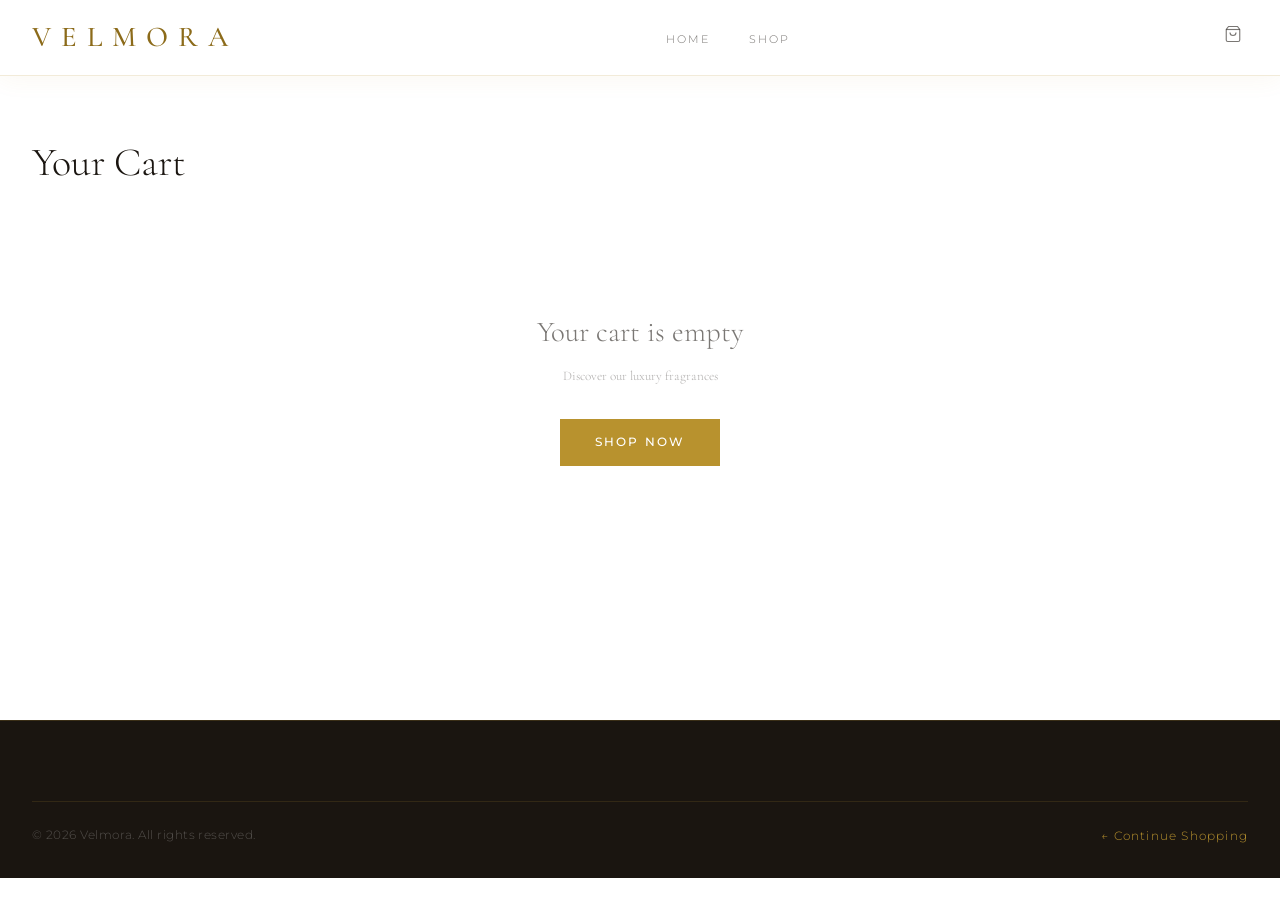
<file: cart.html>
<!DOCTYPE html>
<html lang="en">
<head>
  <meta charset="UTF-8" />
  <meta name="viewport" content="width=device-width, initial-scale=1.0" />
  <title>Cart — Velmora</title>
  <link rel="preconnect" href="https://fonts.googleapis.com" />
  <link href="https://fonts.googleapis.com/css2?family=Cormorant+Garamond:ital,wght@0,300;0,400;0,500;0,600;1,300;1,400&family=Montserrat:wght@300;400;500;600&display=swap" rel="stylesheet" />
  <link rel="stylesheet" href="css/style.css" />
</head>
<body>

  <!-- NAVBAR -->
  <nav class="navbar scrolled" id="navbar">
    <div class="nav-inner">
      <a href="/" class="nav-logo">VELMORA</a>
      <ul class="nav-links">
        <li><a href="/">Home</a></li>
        <li><a href="/shop/">Shop</a></li>
      </ul>
      <div class="nav-actions">
        <a href="cart/" class="icon-btn cart-btn">
          <svg width="18" height="18" viewBox="0 0 24 24" fill="none" stroke="currentColor" stroke-width="1.5"><path d="M6 2 3 6v14a2 2 0 0 0 2 2h14a2 2 0 0 0 2-2V6l-3-4z"/><line x1="3" y1="6" x2="21" y2="6"/><path d="M16 10a4 4 0 0 1-8 0"/></svg>
          <span class="cart-count" id="cartCount">0</span>
        </a>
      </div>
    </div>
  </nav>

  <!-- CART PAGE -->
  <section class="cart-page">
    <div class="container">
      <h1 class="cart-title">Your Cart</h1>
      <div class="cart-grid" id="cartContainer">
        <!-- Injected by JS -->
      </div>
    </div>
  </section>

  <!-- FOOTER -->
  <footer class="footer">
    <div class="container">
      <div class="footer-bottom">
        <p>© 2026 Velmora. All rights reserved.</p>
        <a href="/shop/" style="color:var(--gold);font-size:0.75rem;letter-spacing:0.1em;">← Continue Shopping</a>
      </div>
    </div>
  </footer>

  <script src="js/data.js"></script>
  <script src="js/cart.js"></script>
  <script src="js/cartpage.js"></script>
</body>
</html>
</file>
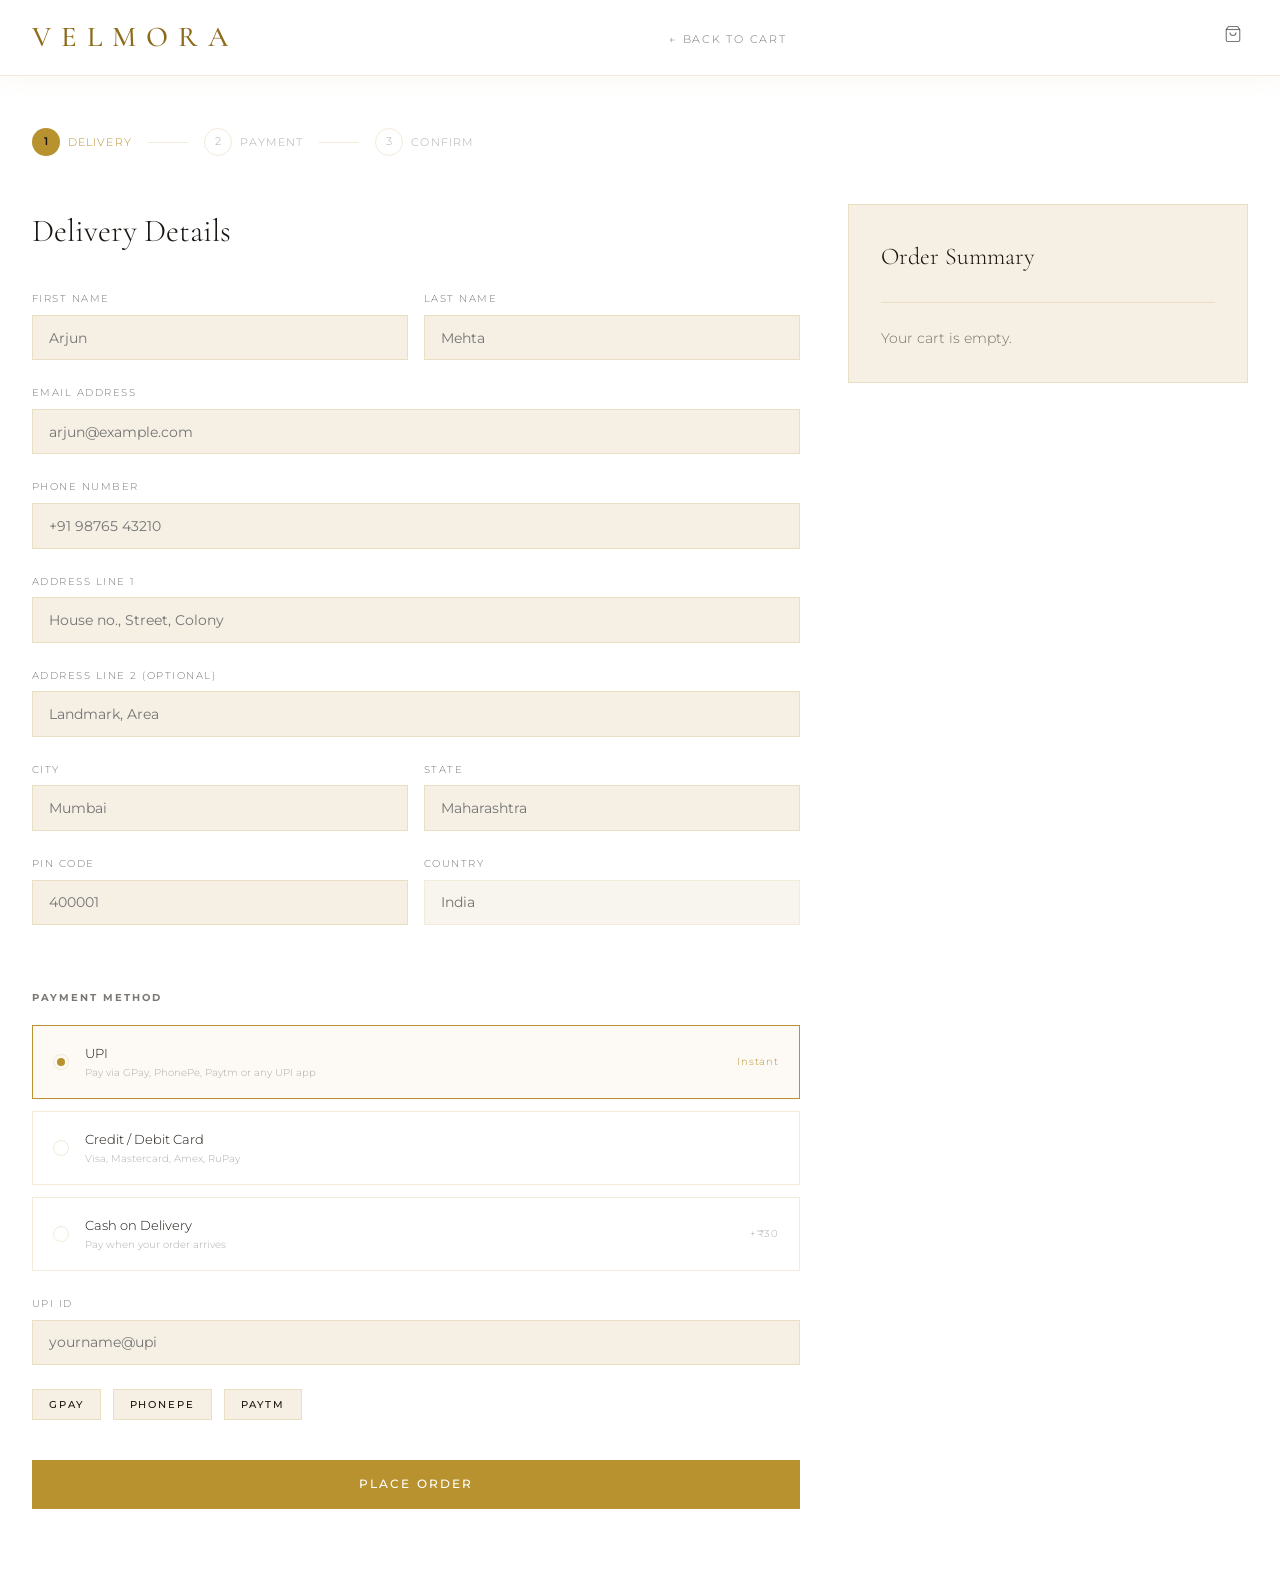
<file: checkout.html>
<!DOCTYPE html>
<html lang="en">
<head>
  <meta charset="UTF-8" />
  <meta name="viewport" content="width=device-width, initial-scale=1.0" />
  <title>Checkout — Velmora</title>
  <link rel="preconnect" href="https://fonts.googleapis.com" />
  <link href="https://fonts.googleapis.com/css2?family=Cormorant+Garamond:ital,wght@0,300;0,400;0,500;0,600;1,300;1,400&family=Montserrat:wght@300;400;500;600&display=swap" rel="stylesheet" />
  <link rel="stylesheet" href="css/style.css" />
</head>
<body>

  <!-- NAVBAR -->
  <nav class="navbar scrolled">
    <div class="nav-inner">
      <a href="/" class="nav-logo">VELMORA</a>
      <ul class="nav-links">
        <li><a href="/cart/">← Back to Cart</a></li>
      </ul>
      <div class="nav-actions">
        <a href="cart/" class="icon-btn cart-btn">
          <svg width="18" height="18" viewBox="0 0 24 24" fill="none" stroke="currentColor" stroke-width="1.5"><path d="M6 2 3 6v14a2 2 0 0 0 2 2h14a2 2 0 0 0 2-2V6l-3-4z"/><line x1="3" y1="6" x2="21" y2="6"/><path d="M16 10a4 4 0 0 1-8 0"/></svg>
          <span class="cart-count" id="cartCount">0</span>
        </a>
      </div>
    </div>
  </nav>

  <!-- CHECKOUT -->
  <section class="checkout-page">
    <div class="container">

      <!-- STEPS -->
      <div style="display:flex;align-items:center;gap:1rem;margin-bottom:3rem;flex-wrap:wrap;">
        <div style="display:flex;align-items:center;gap:0.5rem;">
          <div style="width:28px;height:28px;border-radius:50%;background:var(--gold);display:flex;align-items:center;justify-content:center;font-size:0.7rem;color:var(--black);font-weight:600;">1</div>
          <span style="font-size:0.68rem;letter-spacing:0.1em;text-transform:uppercase;color:var(--gold)">Delivery</span>
        </div>
        <div style="width:40px;height:1px;background:var(--border);"></div>
        <div style="display:flex;align-items:center;gap:0.5rem;">
          <div style="width:28px;height:28px;border-radius:50%;border:1px solid var(--border);display:flex;align-items:center;justify-content:center;font-size:0.7rem;color:var(--text-dim)">2</div>
          <span style="font-size:0.68rem;letter-spacing:0.1em;text-transform:uppercase;color:var(--text-dim)">Payment</span>
        </div>
        <div style="width:40px;height:1px;background:var(--border);"></div>
        <div style="display:flex;align-items:center;gap:0.5rem;">
          <div style="width:28px;height:28px;border-radius:50%;border:1px solid var(--border);display:flex;align-items:center;justify-content:center;font-size:0.7rem;color:var(--text-dim)">3</div>
          <span style="font-size:0.68rem;letter-spacing:0.1em;text-transform:uppercase;color:var(--text-dim)">Confirm</span>
        </div>
      </div>

      <div class="checkout-grid">

        <!-- FORM SECTION -->
        <div class="checkout-form-section">
          <h2>Delivery Details</h2>

          <div class="form-row">
            <div class="form-group">
              <label>First Name</label>
              <input type="text" id="firstName" placeholder="Arjun" required />
            </div>
            <div class="form-group">
              <label>Last Name</label>
              <input type="text" id="lastName" placeholder="Mehta" required />
            </div>
          </div>

          <div class="form-group">
            <label>Email Address</label>
            <input type="email" id="email" placeholder="arjun@example.com" required />
          </div>

          <div class="form-group">
            <label>Phone Number</label>
            <input type="tel" id="phone" placeholder="+91 98765 43210" required />
          </div>

          <div class="form-group">
            <label>Address Line 1</label>
            <input type="text" id="address1" placeholder="House no., Street, Colony" required />
          </div>

          <div class="form-group">
            <label>Address Line 2 (Optional)</label>
            <input type="text" id="address2" placeholder="Landmark, Area" />
          </div>

          <div class="form-row">
            <div class="form-group">
              <label>City</label>
              <input type="text" id="city" placeholder="Mumbai" required />
            </div>
            <div class="form-group">
              <label>State</label>
              <input type="text" id="state" placeholder="Maharashtra" required />
            </div>
          </div>

          <div class="form-row">
            <div class="form-group">
              <label>PIN Code</label>
              <input type="text" id="pincode" placeholder="400001" required maxlength="6" />
            </div>
            <div class="form-group">
              <label>Country</label>
              <input type="text" value="India" readonly style="opacity:0.6;cursor:not-allowed" />
            </div>
          </div>

          <!-- PAYMENT -->
          <div class="payment-section">
            <h3>Payment Method</h3>
            <div class="payment-options">

              <div class="payment-option selected" id="pay-upi" onclick="selectPayment('upi')">
                <div class="radio-visual"></div>
                <input type="radio" name="payment" value="upi" checked />
                <div class="payment-option-label">
                  UPI
                  <small>Pay via GPay, PhonePe, Paytm or any UPI app</small>
                </div>
                <span style="font-size:0.65rem;color:var(--gold);margin-left:auto;letter-spacing:0.08em">Instant</span>
              </div>

              <div class="payment-option" id="pay-card" onclick="selectPayment('card')">
                <div class="radio-visual"></div>
                <input type="radio" name="payment" value="card" />
                <div class="payment-option-label">
                  Credit / Debit Card
                  <small>Visa, Mastercard, Amex, RuPay</small>
                </div>
              </div>

              <div class="payment-option" id="pay-cod" onclick="selectPayment('cod')">
                <div class="radio-visual"></div>
                <input type="radio" name="payment" value="cod" />
                <div class="payment-option-label">
                  Cash on Delivery
                  <small>Pay when your order arrives</small>
                </div>
                <span style="font-size:0.65rem;color:var(--text-dim);margin-left:auto;letter-spacing:0.08em">+₹30</span>
              </div>

            </div>

            <!-- Card fields (shown when card selected) -->
            <div id="cardFields" style="display:none;margin-top:1.5rem;">
              <div class="form-group">
                <label>Card Number</label>
                <input type="text" placeholder="1234 5678 9012 3456" maxlength="19" id="cardNumber"
                  oninput="formatCard(this)" />
              </div>
              <div class="form-row">
                <div class="form-group">
                  <label>Expiry (MM/YY)</label>
                  <input type="text" placeholder="12/26" maxlength="5" />
                </div>
                <div class="form-group">
                  <label>CVV</label>
                  <input type="password" placeholder="•••" maxlength="4" />
                </div>
              </div>
              <div class="form-group">
                <label>Name on Card</label>
                <input type="text" placeholder="ARJUN MEHTA" />
              </div>
            </div>

            <!-- UPI field -->
            <div id="upiField" style="margin-top:1.5rem;">
              <div class="form-group">
                <label>UPI ID</label>
                <input type="text" placeholder="yourname@upi" id="upiId" />
              </div>
              <div style="display:flex;gap:0.75rem;margin-top:0.75rem;flex-wrap:wrap;">
                <button class="btn btn--dark" style="padding:0.5rem 1rem;font-size:0.65rem" onclick="selectUpiApp('gpay')">GPay</button>
                <button class="btn btn--dark" style="padding:0.5rem 1rem;font-size:0.65rem" onclick="selectUpiApp('phonepe')">PhonePe</button>
                <button class="btn btn--dark" style="padding:0.5rem 1rem;font-size:0.65rem" onclick="selectUpiApp('paytm')">Paytm</button>
              </div>
            </div>

          </div>

          <button class="btn btn--gold" style="width:100%;margin-top:2.5rem;padding:1.1rem;" onclick="placeOrder()">
            Place Order
          </button>
        </div>

        <!-- ORDER SUMMARY -->
        <div class="checkout-summary">
          <h3 style="font-family:var(--font-serif);font-size:1.5rem;font-weight:300;margin-bottom:1.5rem;padding-bottom:1.5rem;border-bottom:1px solid var(--border)">Order Summary</h3>
          <div id="checkoutItems"></div>
          <div id="checkoutTotals"></div>
        </div>

      </div>
    </div>
  </section>

  <!-- SUCCESS MODAL -->
  <div id="successModal" style="display:none;position:fixed;inset:0;background:rgba(0,0,0,0.9);z-index:9999;display:none;align-items:center;justify-content:center;">
    <div style="background:var(--black-soft);border:1px solid var(--gold);padding:3rem;max-width:480px;width:90%;text-align:center;">
      <div style="font-size:2rem;color:var(--gold);margin-bottom:1rem;">✦</div>
      <h2 style="font-family:var(--font-serif);font-size:2rem;font-weight:300;margin-bottom:0.75rem">Order Placed!</h2>
      <p style="color:var(--text-muted);font-size:0.85rem;margin-bottom:2rem">Thank you for your order. You will receive a confirmation shortly.</p>
      <div style="background:var(--black-mid);border:1px solid var(--border);padding:1rem;margin-bottom:2rem;">
        <p style="font-size:0.65rem;letter-spacing:0.15em;text-transform:uppercase;color:var(--text-dim);margin-bottom:0.3rem">Order ID</p>
        <p style="font-family:var(--font-serif);font-size:1.3rem;color:var(--gold)" id="orderId">#VLM-000000</p>
      </div>
      <a href="shop/" class="btn btn--gold" style="width:100%">Continue Shopping</a>
    </div>
  </div>

  <script src="js/data.js"></script>
  <script src="js/cart.js"></script>
  <script src="js/checkout.js"></script>
</body>
</html>
</file>
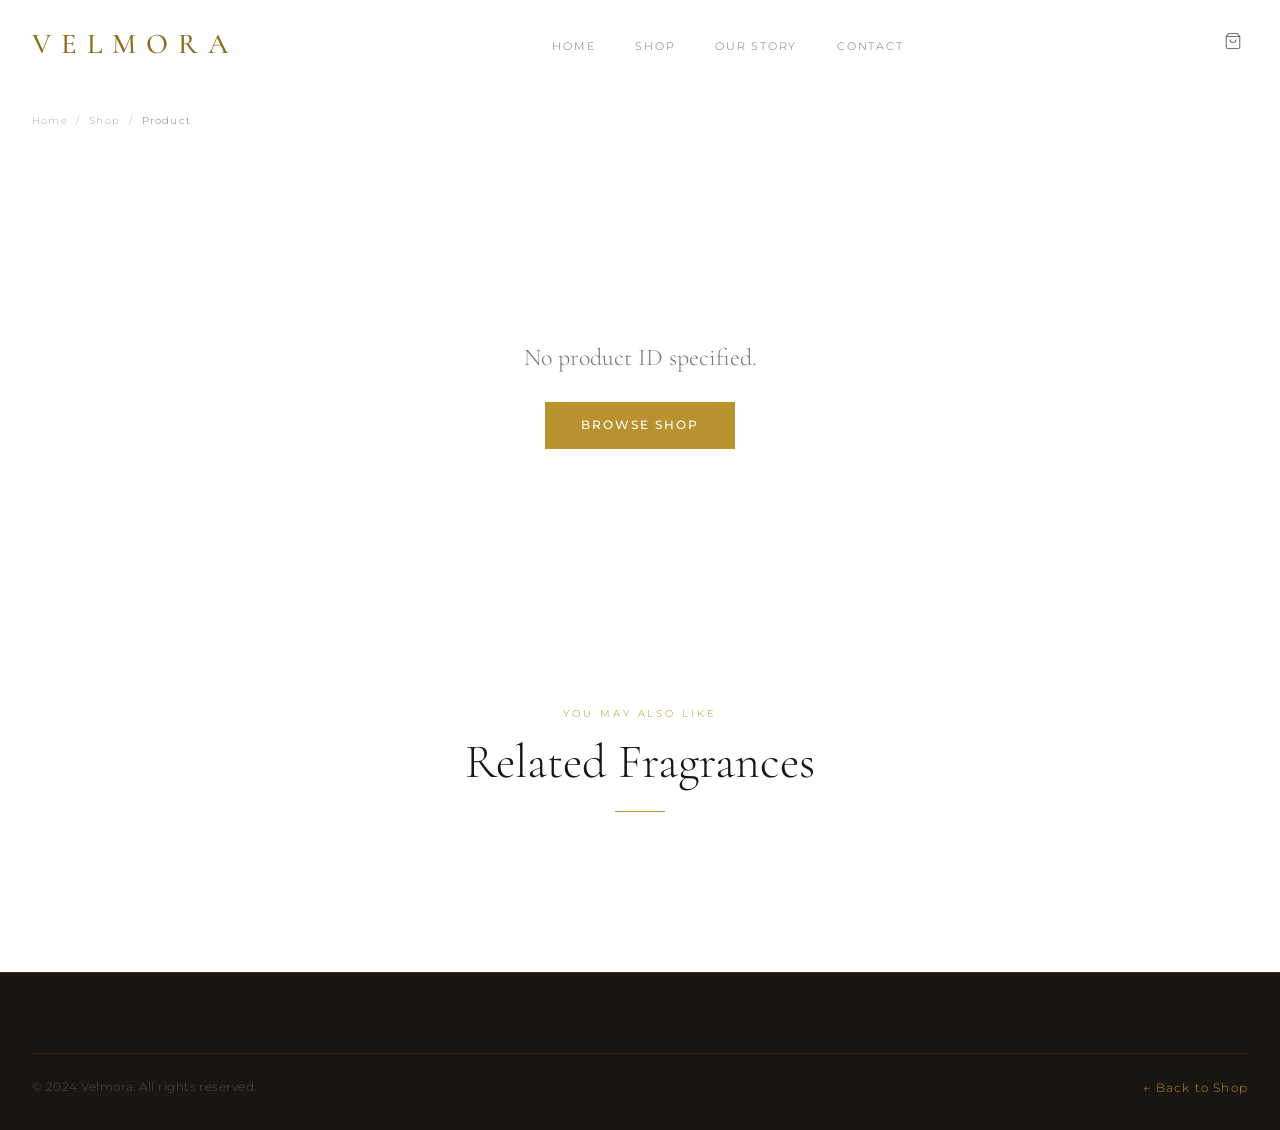
<file: product.html>
<!DOCTYPE html>
<html lang="en">
<head>
  <meta charset="UTF-8" />
  <meta name="viewport" content="width=device-width, initial-scale=1.0" />
  <title>Product — Velmora</title>
  <link rel="preconnect" href="https://fonts.googleapis.com" />
  <link href="https://fonts.googleapis.com/css2?family=Cormorant+Garamond:ital,wght@0,300;0,400;0,500;0,600;1,300;1,400&family=Montserrat:wght@300;400;500;600&display=swap" rel="stylesheet" />
  <link rel="stylesheet" href="css/style.css" />
</head>
<body>

  <!-- NAVBAR -->
  <nav class="navbar scrolled" id="navbar">
    <div class="nav-inner">
      <a href="/" class="nav-logo">VELMORA</a>
      <ul class="nav-links">
        <li><a href="/">Home</a></li>
        <li><a href="/shop/">Shop</a></li>
        <li><a href="index.html#about">Our Story</a></li>
        <li><a href="index.html#contact">Contact</a></li>
      </ul>
      <div class="nav-actions">
        <a href="/cart/" class="icon-btn cart-btn">
          <svg width="18" height="18" viewBox="0 0 24 24" fill="none" stroke="currentColor" stroke-width="1.5"><path d="M6 2 3 6v14a2 2 0 0 0 2 2h14a2 2 0 0 0 2-2V6l-3-4z"/><line x1="3" y1="6" x2="21" y2="6"/><path d="M16 10a4 4 0 0 1-8 0"/></svg>
          <span class="cart-count" id="cartCount">0</span>
        </a>
        <button class="hamburger" id="hamburger"><span></span><span></span><span></span></button>
      </div>
    </div>
  </nav>
  <div class="mobile-menu" id="mobileMenu">
    <ul>
      <li><a href="/">Home</a></li>
      <li><a href="shop/">Shop</a></li>
    </ul>
  </div>

  <!-- BREADCRUMB -->
  <div style="padding:7rem 0 0; background:var(--black);">
    <div class="container">
      <p style="font-size:0.65rem;letter-spacing:0.12em;color:var(--text-dim);">
        <a href="/" style="color:var(--text-dim);transition:color 0.2s;" onmouseover="this.style.color='var(--gold)'" onmouseout="this.style.color='var(--text-dim)'">Home</a>
        &nbsp;/&nbsp;
        <a href="shop/" style="color:var(--text-dim);transition:color 0.2s;" onmouseover="this.style.color='var(--gold)'" onmouseout="this.style.color='var(--text-dim)'">Shop</a>
        &nbsp;/&nbsp;
        <span id="breadcrumbName" style="color:var(--text-muted);">Product</span>
      </p>
    </div>
  </div>

  <!-- PRODUCT DETAIL -->
  <section class="product-page">
    <div class="container">
      <div class="product-page-grid" id="productPageGrid">
        <!-- Injected by JS -->
        <div style="text-align:center;padding:5rem;grid-column:1/-1;color:var(--text-muted);">Loading...</div>
      </div>
    </div>
  </section>

  <!-- RELATED PRODUCTS -->
  <section class="section" style="background:var(--black-soft);">
    <div class="container">
      <div class="section-header">
        <p class="section-eyebrow">You May Also Like</p>
        <h2 class="section-title">Related Fragrances</h2>
        <div class="gold-divider"></div>
      </div>
      <div class="product-grid" id="relatedGrid"></div>
    </div>
  </section>

  <!-- FOOTER -->
  <footer class="footer">
    <div class="container">
      <div class="footer-bottom">
        <p>© 2024 Velmora. All rights reserved.</p>
        <a href="shop/" style="color:var(--gold);font-size:0.75rem;letter-spacing:0.1em;">← Back to Shop</a>
      </div>
    </div>
  </footer>

  <script src="js/data.js"></script>
  <script src="js/cart.js"></script>
  <script src="js/main.js"></script>
  <script src="js/product.js"></script>
</body>
</html>
</file>
<file: css/style.css>
/* =====================================================
   VELMORA — Luxury Perfume CSS  (Light Edition)
   ===================================================== */

/* ----- CSS Variables ----- */
:root {
  --white:        #ffffff;
  --white-soft:   #fdfaf6;
  --white-mid:    #faf6ef;
  --beige:        #f5efe4;
  --beige-mid:    #ede4d4;
  --beige-dark:   #ddd0ba;
  --charcoal:     #2c2c2c;
  --ink:          #1a1510;
  --ink-soft:     #2e2720;
  --gold:         #b8922e;
  --gold-light:   #d4a84a;
  --gold-dark:    #8c6b1a;
  --gold-glow:    rgba(184,146,46,0.12);
  --text-primary: #1a1510;
  --text-muted:   rgba(26,21,16,0.58);
  --text-dim:     rgba(26,21,16,0.35);
  --border:       rgba(184,146,46,0.18);
  --border-hover: rgba(184,146,46,0.45);
  --font-serif:   'Cormorant Garamond', Georgia, serif;
  --font-sans:    'Montserrat', sans-serif;
  --transition:   0.35s cubic-bezier(0.4, 0, 0.2, 1);
  --radius:       4px;
  --radius-lg:    8px;
}

/* ----- Reset ----- */
*, *::before, *::after { box-sizing: border-box; margin: 0; padding: 0; }
html { scroll-behavior: smooth; font-size: 16px; }
body {
  background: var(--white);
  color: var(--text-primary);
  font-family: var(--font-sans);
  font-weight: 300;
  line-height: 1.7;
  overflow-x: hidden;
}
a { text-decoration: none; color: inherit; }
ul { list-style: none; }
img { max-width: 100%; display: block; }
input, button, textarea, select { font-family: inherit; }

/* ----- Container ----- */
.container {
  max-width: 1280px;
  margin: 0 auto;
  padding: 0 2rem;
}

/* =====================================================
   BUTTONS
   ===================================================== */
.btn {
  display: inline-flex;
  align-items: center;
  justify-content: center;
  gap: 0.5rem;
  padding: 0.85rem 2.2rem;
  font-family: var(--font-sans);
  font-size: 0.72rem;
  font-weight: 500;
  letter-spacing: 0.18em;
  text-transform: uppercase;
  border: none;
  cursor: pointer;
  transition: var(--transition);
  position: relative;
  overflow: hidden;
}
.btn::after {
  content: '';
  position: absolute;
  inset: 0;
  background: rgba(0,0,0,0.04);
  opacity: 0;
  transition: opacity 0.2s;
}
.btn:hover::after { opacity: 1; }

.btn--gold {
  background: var(--gold);
  color: var(--white);
}
.btn--gold:hover {
  background: var(--gold-light);
  transform: translateY(-1px);
  box-shadow: 0 8px 30px rgba(184,146,46,0.25);
}

.btn--outline {
  background: transparent;
  color: var(--ink);
  border: 1px solid rgba(26,21,16,0.3);
}
.btn--outline:hover {
  border-color: var(--gold);
  color: var(--gold);
  transform: translateY(-1px);
}

.btn--dark {
  background: var(--beige);
  color: var(--ink);
  border: 1px solid var(--border);
}
.btn--dark:hover {
  border-color: var(--gold);
  color: var(--gold-dark);
}

/* =====================================================
   NAVBAR
   ===================================================== */
.navbar {
  position: fixed;
  top: 0;
  left: 0;
  right: 0;
  z-index: 1000;
  padding: 1.25rem 0;
  background: transparent;
  transition: background 0.4s, padding 0.4s, backdrop-filter 0.4s;
}
.navbar.scrolled {
  background: rgba(255, 255, 255, 0.96);
  backdrop-filter: blur(12px);
  padding: 0.8rem 0;
  border-bottom: 1px solid var(--border);
  box-shadow: 0 2px 24px rgba(184,146,46,0.07);
}
.nav-inner {
  max-width: 1280px;
  margin: 0 auto;
  padding: 0 2rem;
  display: flex;
  align-items: center;
  justify-content: space-between;
  gap: 2rem;
}
.nav-logo {
  font-family: var(--font-serif);
  font-size: 1.8rem;
  font-weight: 500;
  letter-spacing: 0.35em;
  color: var(--gold-dark);
  flex-shrink: 0;
}
.nav-links {
  display: flex;
  align-items: center;
  gap: 2.5rem;
}
.nav-links a {
  font-size: 0.68rem;
  letter-spacing: 0.16em;
  text-transform: uppercase;
  color: var(--text-muted);
  transition: color var(--transition);
  position: relative;
}
.nav-links a::after {
  content: '';
  position: absolute;
  bottom: -3px;
  left: 0;
  width: 0;
  height: 1px;
  background: var(--gold);
  transition: width var(--transition);
}
.nav-links a:hover,
.nav-links a.active {
  color: var(--ink);
}
.nav-links a:hover::after,
.nav-links a.active::after { width: 100%; }

.nav-actions {
  display: flex;
  align-items: center;
  gap: 0.75rem;
}
.icon-btn {
  background: none;
  border: none;
  color: var(--text-muted);
  cursor: pointer;
  padding: 0.4rem;
  transition: color var(--transition);
  position: relative;
}
.icon-btn:hover { color: var(--gold); }
.cart-count {
  position: absolute;
  top: -2px;
  right: -4px;
  background: var(--gold);
  color: var(--white);
  font-size: 0.6rem;
  font-weight: 600;
  width: 16px;
  height: 16px;
  border-radius: 50%;
  display: flex;
  align-items: center;
  justify-content: center;
  line-height: 1;
}

.hamburger {
  display: none;
  flex-direction: column;
  gap: 5px;
  background: none;
  border: none;
  cursor: pointer;
  padding: 0.3rem;
}
.hamburger span {
  display: block;
  width: 22px;
  height: 1px;
  background: var(--text-muted);
  transition: var(--transition);
}
.hamburger.open span:nth-child(1) { transform: translateY(6px) rotate(45deg); background: var(--gold); }
.hamburger.open span:nth-child(2) { opacity: 0; }
.hamburger.open span:nth-child(3) { transform: translateY(-6px) rotate(-45deg); background: var(--gold); }

/* Search Bar */
.search-bar {
  max-width: 1280px;
  margin: 0 auto;
  padding: 0 2rem;
  display: none;
  align-items: center;
  gap: 0.75rem;
  padding-top: 0.75rem;
  padding-bottom: 0.5rem;
  border-top: 1px solid var(--border);
  animation: fadeDown 0.2s ease;
}
.search-bar.open { display: flex; }
.search-bar input {
  flex: 1;
  background: var(--beige);
  border: 1px solid var(--border);
  color: var(--ink);
  padding: 0.6rem 1rem;
  font-size: 0.85rem;
  letter-spacing: 0.05em;
  outline: none;
  transition: border-color var(--transition);
}
.search-bar input:focus { border-color: var(--gold); }
.search-bar button {
  background: var(--gold);
  color: var(--white);
  border: none;
  padding: 0.6rem 1.2rem;
  font-size: 0.68rem;
  letter-spacing: 0.14em;
  text-transform: uppercase;
  font-weight: 500;
  cursor: pointer;
  transition: background var(--transition);
}
.search-bar button:hover { background: var(--gold-light); }

/* Mobile Menu */
.mobile-menu {
  display: none;
  position: fixed;
  top: 0;
  left: 0;
  right: 0;
  bottom: 0;
  background: var(--white);
  z-index: 999;
  flex-direction: column;
  align-items: center;
  justify-content: center;
  gap: 0;
}
.mobile-menu.open { display: flex; }
.mobile-menu ul {
  display: flex;
  flex-direction: column;
  align-items: center;
  gap: 2rem;
}
.mobile-menu a {
  font-family: var(--font-serif);
  font-size: 2rem;
  font-weight: 300;
  color: var(--text-muted);
  transition: color var(--transition);
}
.mobile-menu a:hover { color: var(--gold); }

/* =====================================================
   HERO
   ===================================================== */
.hero {
  position: relative;
  min-height: 100vh;
  display: flex;
  align-items: center;
  justify-content: center;
  overflow: hidden;
}
.hero-bg {
  position: absolute;
  inset: 0;
  background:
    radial-gradient(ellipse at 70% 40%, rgba(184,146,46,0.10) 0%, transparent 55%),
    radial-gradient(ellipse at 25% 75%, rgba(184,146,46,0.07) 0%, transparent 50%),
    radial-gradient(ellipse at 50% 50%, rgba(245,239,228,0.5) 0%, transparent 70%),
    linear-gradient(180deg, #ffffff 0%, #faf6ef 50%, #f5efe4 100%);
}
.hero-overlay {
  position: absolute;
  inset: 0;
  background: url("data:image/svg+xml,%3Csvg width='60' height='60' viewBox='0 0 60 60' xmlns='http://www.w3.org/2000/svg'%3E%3Cg fill='none' fill-rule='evenodd'%3E%3Cg fill='%23b8922e' fill-opacity='0.04'%3E%3Cpath d='M36 34v-4h-2v4h-4v2h4v4h2v-4h4v-2h-4zm0-30V0h-2v4h-4v2h4v4h2V6h4V4h-4zM6 34v-4H4v4H0v2h4v4h2v-4h4v-2H6zM6 4V0H4v4H0v2h4v4h2V6h4V4H6z'/%3E%3C/g%3E%3C/g%3E%3C/svg%3E");
}
.hero-line {
  position: absolute;
  background: linear-gradient(90deg, transparent, var(--gold), transparent);
  opacity: 0.18;
  height: 1px;
}
.hero-line--1 { top: 30%; width: 100%; }
.hero-line--2 { bottom: 30%; width: 100%; }

.hero-content {
  position: relative;
  z-index: 2;
  text-align: center;
  max-width: 780px;
  padding: 0 2rem;
  padding-top: 80px;
}
.hero-eyebrow {
  font-size: 0.68rem;
  letter-spacing: 0.35em;
  text-transform: uppercase;
  color: var(--gold);
  margin-bottom: 1.5rem;
}
.hero-title {
  font-family: var(--font-serif);
  font-size: clamp(3.5rem, 8vw, 6.5rem);
  font-weight: 300;
  line-height: 1.05;
  color: var(--ink);
  margin-bottom: 1.5rem;
  letter-spacing: 0.02em;
}
.hero-title em {
  font-style: italic;
  color: var(--gold);
}
.hero-subtitle {
  font-size: 0.9rem;
  font-weight: 300;
  color: var(--text-muted);
  line-height: 1.8;
  margin-bottom: 3rem;
  letter-spacing: 0.06em;
}
.hero-cta {
  display: flex;
  align-items: center;
  justify-content: center;
  gap: 1.2rem;
  flex-wrap: wrap;
}
.hero-scroll {
  position: absolute;
  bottom: 2.5rem;
  left: 50%;
  transform: translateX(-50%);
  display: flex;
  flex-direction: column;
  align-items: center;
  gap: 0.5rem;
  font-size: 0.6rem;
  letter-spacing: 0.2em;
  text-transform: uppercase;
  color: var(--text-dim);
}
.scroll-line {
  width: 1px;
  height: 40px;
  background: linear-gradient(180deg, var(--gold) 0%, transparent 100%);
  animation: scrollPulse 2s ease-in-out infinite;
}
.hero-badge {
  position: absolute;
  bottom: 3rem;
  right: 3rem;
  width: 80px;
  height: 80px;
  border: 1px solid var(--border);
  border-radius: 50%;
  display: flex;
  align-items: center;
  justify-content: center;
  animation: rotateBadge 20s linear infinite;
}
.badge-inner {
  display: flex;
  flex-direction: column;
  align-items: center;
  font-size: 0.55rem;
  letter-spacing: 0.1em;
  color: var(--gold);
  text-transform: uppercase;
}
.badge-inner strong { font-family: var(--font-serif); font-size: 1.1rem; font-weight: 400; }

/* =====================================================
   MARQUEE STRIP
   ===================================================== */
.marquee-strip {
  overflow: hidden;
  background: var(--gold);
  padding: 0.75rem 0;
}
.marquee-track {
  display: flex;
  white-space: nowrap;
  animation: marquee 20s linear infinite;
}
.marquee-track span {
  font-size: 0.62rem;
  letter-spacing: 0.25em;
  text-transform: uppercase;
  color: var(--white);
  font-weight: 500;
  padding-right: 2rem;
}

/* =====================================================
   SECTIONS
   ===================================================== */
.section {
  padding: 6rem 0;
}
.section-header {
  text-align: center;
  margin-bottom: 4rem;
}
.section-eyebrow {
  font-size: 0.62rem;
  letter-spacing: 0.3em;
  text-transform: uppercase;
  color: var(--gold);
  margin-bottom: 0.75rem;
}
.section-title {
  font-family: var(--font-serif);
  font-size: clamp(2rem, 4vw, 3rem);
  font-weight: 300;
  color: var(--ink);
  line-height: 1.2;
}
.section-title em { font-style: italic; color: var(--gold); }
.gold-divider {
  width: 50px;
  height: 1px;
  background: var(--gold);
  margin: 1.2rem auto 0;
}
.section-footer {
  text-align: center;
  margin-top: 3.5rem;
}

/* =====================================================
   PRODUCT CARDS
   ===================================================== */
.product-grid {
  display: grid;
  grid-template-columns: repeat(auto-fill, minmax(270px, 1fr));
  gap: 2rem;
}
.product-card {
  background: var(--white);
  border: 1px solid var(--border);
  transition: border-color var(--transition), transform var(--transition), box-shadow var(--transition);
  position: relative;
  overflow: hidden;
  cursor: pointer;
}
.product-card:hover {
  border-color: var(--gold);
  transform: translateY(-4px);
  box-shadow: 0 20px 50px rgba(184,146,46,0.12);
}
.product-img-wrap {
  position: relative;
  aspect-ratio: 3/4;
  background: var(--beige);
  overflow: hidden;
}
.product-img-placeholder {
  width: 100%;
  height: 100%;
  display: flex;
  align-items: center;
  justify-content: center;
  font-family: var(--font-serif);
  font-size: 1rem;
  letter-spacing: 0.2em;
  color: var(--gold);
  background: linear-gradient(135deg, var(--beige) 0%, var(--beige-mid) 100%);
  transition: transform var(--transition);
}
.product-card:hover .product-img-placeholder {
  transform: scale(1.04);
}
.product-badge {
  position: absolute;
  top: 1rem;
  left: 1rem;
  background: var(--gold);
  color: var(--white);
  font-size: 0.55rem;
  font-weight: 600;
  letter-spacing: 0.14em;
  text-transform: uppercase;
  padding: 0.3rem 0.7rem;
}
.product-badge--new { background: var(--ink); color: var(--white); }
.product-card-actions {
  position: absolute;
  bottom: 0;
  left: 0;
  right: 0;
  background: linear-gradient(0deg, rgba(245,239,228,0.95) 0%, transparent 100%);
  padding: 1.5rem 1rem 1rem;
  display: flex;
  gap: 0.5rem;
  transform: translateY(100%);
  transition: transform var(--transition);
}
.product-card:hover .product-card-actions { transform: translateY(0); }
.product-card-actions .btn { flex: 1; padding: 0.65rem; font-size: 0.62rem; }

.product-info {
  padding: 1.25rem;
  border-top: 1px solid var(--border);
  background: var(--white);
}
.product-gender {
  font-size: 0.58rem;
  letter-spacing: 0.2em;
  text-transform: uppercase;
  color: var(--gold);
  margin-bottom: 0.3rem;
}
.product-name {
  font-family: var(--font-serif);
  font-size: 1.2rem;
  font-weight: 400;
  color: var(--ink);
  margin-bottom: 0.3rem;
}
.product-note {
  font-size: 0.72rem;
  color: var(--text-muted);
  letter-spacing: 0.04em;
  margin-bottom: 0.75rem;
}
.product-price-row {
  display: flex;
  align-items: center;
  justify-content: space-between;
}
.product-price {
  font-family: var(--font-serif);
  font-size: 1.4rem;
  font-weight: 400;
  color: var(--gold-dark);
}
.product-price-original {
  font-family: var(--font-sans);
  font-size: 0.85rem;
  color: var(--text-dim);
  text-decoration: line-through;
  margin-left: 0.5rem;
}
.product-size {
  font-size: 0.62rem;
  color: var(--text-dim);
  letter-spacing: 0.1em;
}

/* =====================================================
   ABOUT SECTION
   ===================================================== */
.about-section {
  display: grid;
  grid-template-columns: 1fr 1fr;
  min-height: 70vh;
}
.about-image {
  background: var(--beige-mid);
  position: relative;
  overflow: hidden;
}
.about-img-placeholder {
  width: 100%;
  height: 100%;
  min-height: 500px;
  background: linear-gradient(135deg, #ede4d4 0%, #e0d4be 50%, #f0e8d8 100%);
  display: flex;
  align-items: center;
  justify-content: center;
  font-family: var(--font-serif);
  font-size: 5rem;
  color: rgba(184,146,46,0.12);
  letter-spacing: 0.5em;
}
.about-img-decor {
  position: absolute;
  width: 200px;
  height: 200px;
  border: 1px solid var(--border);
  border-radius: 50%;
  top: 50%;
  left: 50%;
  transform: translate(-50%, -50%);
}
.about-img-decor::before {
  content: '';
  position: absolute;
  width: 150px;
  height: 150px;
  border: 1px solid rgba(184,146,46,0.12);
  border-radius: 50%;
  top: 50%;
  left: 50%;
  transform: translate(-50%, -50%);
}
.about-content {
  padding: 5rem;
  display: flex;
  flex-direction: column;
  justify-content: center;
  background: var(--white-soft);
}
.about-text {
  font-size: 0.9rem;
  color: var(--text-muted);
  line-height: 1.9;
  margin-bottom: 1.2rem;
}
.about-stats {
  display: flex;
  gap: 2.5rem;
  margin-top: 2rem;
  padding-top: 2rem;
  border-top: 1px solid var(--border);
}
.stat strong {
  display: block;
  font-family: var(--font-serif);
  font-size: 2rem;
  font-weight: 400;
  color: var(--gold);
}
.stat span {
  font-size: 0.65rem;
  letter-spacing: 0.15em;
  text-transform: uppercase;
  color: var(--text-dim);
}

/* =====================================================
   CATEGORIES
   ===================================================== */
.categories-section { background: var(--beige); }
.categories-grid {
  display: grid;
  grid-template-columns: repeat(3, 1fr);
  gap: 1.5rem;
}
.cat-card {
  position: relative;
  aspect-ratio: 3/4;
  overflow: hidden;
  display: flex;
  align-items: flex-end;
  cursor: pointer;
}
.cat-card--men {
  background: linear-gradient(135deg, #ede4d4 0%, #d4c8b0 100%);
}
.cat-card--women {
  background: linear-gradient(135deg, #f0e8dc 0%, #d8c8b4 100%);
}
.cat-card--unisex {
  background: linear-gradient(135deg, #e8e4d8 0%, #ccc8b8 100%);
}
.cat-overlay {
  position: absolute;
  inset: 0;
  background: linear-gradient(0deg, rgba(26,21,16,0.5) 0%, transparent 60%);
  transition: opacity var(--transition);
}
.cat-card:hover .cat-overlay { opacity: 0.7; }
.cat-content {
  position: relative;
  z-index: 2;
  padding: 2rem;
}
.cat-content h3 {
  font-family: var(--font-serif);
  font-size: 1.8rem;
  font-weight: 300;
  color: var(--white);
  margin-bottom: 0.3rem;
}
.cat-content p {
  font-size: 0.72rem;
  color: rgba(255,255,255,0.75);
  letter-spacing: 0.06em;
  margin-bottom: 1rem;
}
.cat-link {
  font-size: 0.62rem;
  letter-spacing: 0.2em;
  text-transform: uppercase;
  color: var(--gold-light);
  transition: letter-spacing var(--transition);
}
.cat-card:hover .cat-link { letter-spacing: 0.3em; }
.cat-card::before, .cat-card::after {
  content: '';
  position: absolute;
  width: 40px;
  height: 40px;
  transition: var(--transition);
  z-index: 3;
}
.cat-card::before {
  top: 1rem;
  left: 1rem;
  border-top: 1px solid var(--border);
  border-left: 1px solid var(--border);
}
.cat-card::after {
  bottom: 1rem;
  right: 1rem;
  border-bottom: 1px solid var(--border);
  border-right: 1px solid var(--border);
}
.cat-card:hover::before,
.cat-card:hover::after { border-color: var(--gold); }

/* =====================================================
   BESTSELLERS
   ===================================================== */
.bestsellers-section {
  padding: 6rem 0;
  background: var(--white-mid);
}
.bestsellers-slider {
  display: grid;
  grid-template-columns: repeat(auto-fill, minmax(220px, 1fr));
  gap: 1.5rem;
}

/* =====================================================
   TESTIMONIALS
   ===================================================== */
.testimonials-section { background: var(--beige-mid); }
.testimonials-grid {
  display: grid;
  grid-template-columns: repeat(3, 1fr);
  gap: 2rem;
}
.testimonial-card {
  background: var(--white);
  border: 1px solid var(--border);
  padding: 2rem;
  transition: border-color var(--transition), box-shadow var(--transition);
}
.testimonial-card:hover {
  border-color: var(--gold);
  box-shadow: 0 8px 32px rgba(184,146,46,0.1);
}
.stars {
  color: var(--gold);
  font-size: 0.8rem;
  letter-spacing: 0.1em;
  margin-bottom: 1rem;
}
.testimonial-card p {
  font-family: var(--font-serif);
  font-size: 1rem;
  font-weight: 300;
  font-style: italic;
  color: var(--text-muted);
  line-height: 1.8;
  margin-bottom: 1.5rem;
}
.testimonial-author {
  display: flex;
  align-items: center;
  gap: 0.75rem;
}
.author-avatar {
  width: 40px;
  height: 40px;
  border-radius: 50%;
  background: var(--beige);
  border: 1px solid var(--border);
  display: flex;
  align-items: center;
  justify-content: center;
  font-family: var(--font-serif);
  font-size: 1rem;
  color: var(--gold);
}
.testimonial-author strong {
  display: block;
  font-size: 0.8rem;
  font-weight: 500;
  color: var(--ink);
}
.testimonial-author span {
  font-size: 0.65rem;
  color: var(--text-dim);
  letter-spacing: 0.1em;
}

/* =====================================================
   NEWSLETTER
   ===================================================== */
.newsletter-section {
  padding: 5rem 0;
  background: var(--beige);
  border-top: 1px solid var(--border);
  border-bottom: 1px solid var(--border);
}
.newsletter-inner {
  text-align: center;
  max-width: 550px;
  margin: 0 auto;
}
.newsletter-inner h2 {
  font-family: var(--font-serif);
  font-size: 2.2rem;
  font-weight: 300;
  color: var(--ink);
  margin: 0.5rem 0 1rem;
}
.newsletter-inner p {
  font-size: 0.85rem;
  color: var(--text-muted);
  margin-bottom: 2rem;
}
.newsletter-form {
  display: flex;
  gap: 0;
  max-width: 440px;
  margin: 0 auto;
}
.newsletter-form input {
  flex: 1;
  background: var(--white);
  border: 1px solid var(--border);
  border-right: none;
  color: var(--ink);
  padding: 0.85rem 1.2rem;
  font-size: 0.8rem;
  outline: none;
  transition: border-color var(--transition);
}
.newsletter-form input:focus { border-color: var(--gold); }
.newsletter-form .btn { border-radius: 0; flex-shrink: 0; }

/* =====================================================
   FOOTER
   ===================================================== */
.footer {
  background: var(--ink);
  padding: 5rem 0 2rem;
  border-top: 1px solid rgba(184,146,46,0.2);
}
.footer-grid {
  display: grid;
  grid-template-columns: 2fr 1fr 1fr 1.5fr;
  gap: 3rem;
  margin-bottom: 3rem;
}
.footer-logo {
  font-family: var(--font-serif);
  font-size: 1.6rem;
  font-weight: 500;
  letter-spacing: 0.3em;
  color: var(--gold);
  margin-bottom: 1rem;
}
.footer-brand p {
  font-size: 0.8rem;
  color: rgba(255,255,255,0.35);
  line-height: 1.8;
  margin-bottom: 1.5rem;
  max-width: 260px;
}
.social-links {
  display: flex;
  gap: 0.75rem;
}
.social-links a {
  width: 36px;
  height: 36px;
  border: 1px solid rgba(184,146,46,0.2);
  display: flex;
  align-items: center;
  justify-content: center;
  color: rgba(255,255,255,0.4);
  transition: border-color var(--transition), color var(--transition);
}
.social-links a:hover { border-color: var(--gold); color: var(--gold); }

.footer-col h4 {
  font-size: 0.65rem;
  letter-spacing: 0.2em;
  text-transform: uppercase;
  color: rgba(255,255,255,0.9);
  margin-bottom: 1.5rem;
}
.footer-col ul { display: flex; flex-direction: column; gap: 0.65rem; }
.footer-col a {
  font-size: 0.8rem;
  color: rgba(255,255,255,0.35);
  transition: color var(--transition);
}
.footer-col a:hover { color: var(--gold); }

.contact-list li {
  display: flex;
  align-items: center;
  gap: 0.5rem;
  font-size: 0.8rem;
  color: rgba(255,255,255,0.35);
}
.contact-list svg { color: var(--gold); flex-shrink: 0; }

.footer-bottom {
  border-top: 1px solid rgba(184,146,46,0.15);
  padding-top: 1.5rem;
  display: flex;
  align-items: center;
  justify-content: space-between;
  flex-wrap: wrap;
  gap: 1rem;
}
.footer-bottom p {
  font-size: 0.72rem;
  color: rgba(255,255,255,0.25);
  letter-spacing: 0.04em;
}
.payment-icons {
  display: flex;
  gap: 0.5rem;
}
.payment-icons span {
  font-size: 0.6rem;
  font-weight: 600;
  letter-spacing: 0.1em;
  color: rgba(255,255,255,0.25);
  border: 1px solid rgba(184,146,46,0.15);
  padding: 0.25rem 0.5rem;
}

/* =====================================================
   SHOP PAGE
   ===================================================== */
.shop-hero {
  padding: 8rem 0 4rem;
  text-align: center;
  background: var(--beige);
  border-bottom: 1px solid var(--border);
}
.shop-hero h1 {
  font-family: var(--font-serif);
  font-size: clamp(2.5rem, 5vw, 4rem);
  font-weight: 300;
  color: var(--ink);
}
.shop-layout {
  display: grid;
  grid-template-columns: 280px 1fr;
  gap: 3rem;
  padding: 3rem 0;
}
.shop-filters {
  position: sticky;
  top: 100px;
  height: fit-content;
}
.filter-group {
  margin-bottom: 2rem;
  padding-bottom: 2rem;
  border-bottom: 1px solid var(--border);
}
.filter-group:last-child { border-bottom: none; }
.filter-group h4 {
  font-size: 0.62rem;
  letter-spacing: 0.2em;
  text-transform: uppercase;
  color: var(--ink);
  margin-bottom: 1.2rem;
}
.filter-options {
  display: flex;
  flex-direction: column;
  gap: 0.65rem;
}
.filter-option {
  display: flex;
  align-items: center;
  gap: 0.6rem;
  cursor: pointer;
  font-size: 0.8rem;
  color: var(--text-muted);
  transition: color var(--transition);
}
.filter-option:hover { color: var(--gold); }
.filter-option input[type="checkbox"],
.filter-option input[type="radio"] {
  appearance: none;
  width: 14px;
  height: 14px;
  border: 1px solid var(--border);
  background: transparent;
  cursor: pointer;
  position: relative;
  transition: border-color var(--transition);
}
.filter-option input:checked {
  border-color: var(--gold);
  background: var(--gold);
}
.filter-option input:checked::after {
  content: '✓';
  position: absolute;
  font-size: 9px;
  color: var(--white);
  top: 50%;
  left: 50%;
  transform: translate(-50%, -50%);
}
.price-range-inputs {
  display: flex;
  gap: 0.5rem;
  align-items: center;
}
.price-range-inputs input[type="number"] {
  width: 80px;
  background: var(--beige);
  border: 1px solid var(--border);
  color: var(--ink);
  padding: 0.4rem 0.6rem;
  font-size: 0.75rem;
  outline: none;
}
.price-range-inputs span { color: var(--text-dim); font-size: 0.8rem; }
.apply-filter-btn {
  width: 100%;
  margin-top: 1rem;
}
.shop-main { display: block; }
.shop-toolbar {
  display: flex;
  align-items: center;
  justify-content: space-between;
  margin-bottom: 2rem;
  padding-bottom: 1.5rem;
  border-bottom: 1px solid var(--border);
  flex-wrap: wrap;
  gap: 1rem;
}
.shop-count {
  font-size: 0.75rem;
  color: var(--text-muted);
  letter-spacing: 0.06em;
}
.sort-select {
  background: var(--beige);
  border: 1px solid var(--border);
  color: var(--ink);
  padding: 0.5rem 1rem;
  font-size: 0.72rem;
  letter-spacing: 0.06em;
  outline: none;
  cursor: pointer;
}

/* =====================================================
   PRODUCT PAGE
   ===================================================== */
.product-page {
  padding: 8rem 0 5rem;
  background: var(--white);
}
.product-page-grid {
  display: grid;
  grid-template-columns: 1fr 1fr;
  gap: 5rem;
  align-items: start;
}
.product-gallery {
  position: sticky;
  top: 100px;
}
.product-main-img {
  aspect-ratio: 3/4;
  background: var(--beige);
  border: 1px solid var(--border);
  display: flex;
  align-items: center;
  justify-content: center;
  font-family: var(--font-serif);
  font-size: 1.5rem;
  letter-spacing: 0.3em;
  color: var(--gold);
  margin-bottom: 1rem;
}
.product-thumbnails {
  display: grid;
  grid-template-columns: repeat(4, 1fr);
  gap: 0.75rem;
}
.product-thumb {
  aspect-ratio: 1;
  background: var(--beige);
  border: 1px solid var(--border);
  cursor: pointer;
  transition: border-color var(--transition);
}
.product-thumb.active,
.product-thumb:hover { border-color: var(--gold); }

.product-detail-badge {
  display: inline-block;
  background: var(--gold);
  color: var(--white);
  font-size: 0.55rem;
  font-weight: 600;
  letter-spacing: 0.14em;
  text-transform: uppercase;
  padding: 0.3rem 0.7rem;
  margin-bottom: 1rem;
}
.product-detail-name {
  font-family: var(--font-serif);
  font-size: clamp(2rem, 3.5vw, 3rem);
  font-weight: 300;
  color: var(--ink);
  line-height: 1.15;
  margin-bottom: 0.5rem;
}
.product-detail-gender {
  font-size: 0.65rem;
  letter-spacing: 0.2em;
  text-transform: uppercase;
  color: var(--gold);
  margin-bottom: 1.5rem;
}
.product-detail-price {
  font-family: var(--font-serif);
  font-size: 2.2rem;
  color: var(--gold-dark);
  margin-bottom: 2rem;
}
.product-detail-desc {
  font-size: 0.85rem;
  color: var(--text-muted);
  line-height: 1.9;
  margin-bottom: 2rem;
}

.notes-grid {
  display: grid;
  grid-template-columns: repeat(3, 1fr);
  gap: 1rem;
  margin-bottom: 2rem;
}
.note-card {
  background: var(--beige);
  border: 1px solid var(--border);
  padding: 1.2rem;
}
.note-card h5 {
  font-size: 0.58rem;
  letter-spacing: 0.2em;
  text-transform: uppercase;
  color: var(--gold);
  margin-bottom: 0.5rem;
}
.note-card p {
  font-size: 0.75rem;
  color: var(--text-muted);
  line-height: 1.6;
}

.size-selector {
  margin-bottom: 2rem;
}
.size-selector h5 {
  font-size: 0.65rem;
  letter-spacing: 0.15em;
  text-transform: uppercase;
  color: var(--text-muted);
  margin-bottom: 0.8rem;
}
.size-options {
  display: flex;
  gap: 0.5rem;
}
.size-btn {
  padding: 0.5rem 1.2rem;
  border: 1px solid var(--border);
  background: transparent;
  color: var(--text-muted);
  font-size: 0.72rem;
  cursor: pointer;
  transition: var(--transition);
}
.size-btn.active,
.size-btn:hover { border-color: var(--gold); color: var(--gold-dark); }

.add-to-cart-row {
  display: flex;
  gap: 1rem;
  flex-wrap: wrap;
}
.qty-selector {
  display: flex;
  align-items: center;
  border: 1px solid var(--border);
  overflow: hidden;
}
.qty-btn {
  width: 40px;
  height: 50px;
  background: none;
  border: none;
  color: var(--text-muted);
  font-size: 1.1rem;
  cursor: pointer;
  transition: color var(--transition), background var(--transition);
}
.qty-btn:hover { color: var(--gold); background: var(--beige); }
.qty-display {
  width: 44px;
  text-align: center;
  color: var(--ink);
  font-size: 0.9rem;
  border-left: 1px solid var(--border);
  border-right: 1px solid var(--border);
  height: 50px;
  display: flex;
  align-items: center;
  justify-content: center;
}
.add-to-cart-btn {
  flex: 1;
  padding: 0.85rem 2rem;
  min-width: 180px;
}

/* =====================================================
   CART PAGE
   ===================================================== */
.cart-page {
  padding: 8rem 0 5rem;
  min-height: 80vh;
  background: var(--white);
}
.cart-grid {
  display: grid;
  grid-template-columns: 1fr 360px;
  gap: 3rem;
  align-items: start;
}
.cart-title {
  font-family: var(--font-serif);
  font-size: 2.5rem;
  font-weight: 300;
  color: var(--ink);
  margin-bottom: 2rem;
}
.cart-items { display: block; }
.cart-item {
  display: grid;
  grid-template-columns: 100px 1fr auto;
  gap: 1.5rem;
  align-items: center;
  padding: 1.5rem 0;
  border-bottom: 1px solid var(--border);
}
.cart-item-img {
  width: 100px;
  aspect-ratio: 3/4;
  background: var(--beige);
  border: 1px solid var(--border);
  display: flex;
  align-items: center;
  justify-content: center;
  font-size: 0.6rem;
  letter-spacing: 0.1em;
  color: var(--gold);
}
.cart-item-info h4 {
  font-family: var(--font-serif);
  font-size: 1.2rem;
  font-weight: 400;
  color: var(--ink);
  margin-bottom: 0.25rem;
}
.cart-item-info p {
  font-size: 0.72rem;
  color: var(--text-dim);
  margin-bottom: 0.75rem;
}
.cart-item-qty {
  display: flex;
  align-items: center;
  gap: 0;
  border: 1px solid var(--border);
  width: fit-content;
}
.cart-item-qty button {
  width: 32px;
  height: 32px;
  background: none;
  border: none;
  color: var(--text-muted);
  cursor: pointer;
  font-size: 1rem;
  transition: color var(--transition);
}
.cart-item-qty button:hover { color: var(--gold); }
.cart-item-qty span {
  width: 36px;
  text-align: center;
  font-size: 0.85rem;
  border-left: 1px solid var(--border);
  border-right: 1px solid var(--border);
  height: 32px;
  display: flex;
  align-items: center;
  justify-content: center;
  color: var(--ink);
}
.cart-item-right {
  display: flex;
  flex-direction: column;
  align-items: flex-end;
  gap: 0.75rem;
}
.cart-item-price {
  font-family: var(--font-serif);
  font-size: 1.3rem;
  color: var(--gold-dark);
}
.cart-remove-btn {
  background: none;
  border: none;
  color: var(--text-dim);
  cursor: pointer;
  font-size: 0.65rem;
  letter-spacing: 0.1em;
  text-transform: uppercase;
  transition: color var(--transition);
}
.cart-remove-btn:hover { color: #c0392b; }

.cart-summary {
  background: var(--beige);
  border: 1px solid var(--border);
  padding: 2rem;
  position: sticky;
  top: 100px;
}
.cart-summary h3 {
  font-family: var(--font-serif);
  font-size: 1.5rem;
  font-weight: 300;
  color: var(--ink);
  margin-bottom: 1.5rem;
  padding-bottom: 1.5rem;
  border-bottom: 1px solid var(--border);
}
.summary-row {
  display: flex;
  justify-content: space-between;
  font-size: 0.82rem;
  color: var(--text-muted);
  margin-bottom: 0.85rem;
}
.summary-row.total {
  color: var(--ink);
  font-size: 1rem;
  font-weight: 500;
  padding-top: 1rem;
  margin-top: 0.5rem;
  border-top: 1px solid var(--border);
}
.summary-row.total span:last-child {
  color: var(--gold-dark);
  font-family: var(--font-serif);
  font-size: 1.3rem;
}
.checkout-btn {
  width: 100%;
  margin-top: 1.5rem;
}

/* =====================================================
   CHECKOUT PAGE
   ===================================================== */
.checkout-page {
  padding: 8rem 0 5rem;
  background: var(--white);
}
.checkout-grid {
  display: grid;
  grid-template-columns: 1fr 400px;
  gap: 3rem;
  align-items: start;
}
.checkout-form-section h2 {
  font-family: var(--font-serif);
  font-size: 2rem;
  font-weight: 300;
  color: var(--ink);
  margin-bottom: 2rem;
}
.form-group {
  margin-bottom: 1.5rem;
}
.form-group label {
  display: block;
  font-size: 0.62rem;
  letter-spacing: 0.15em;
  text-transform: uppercase;
  color: var(--text-muted);
  margin-bottom: 0.5rem;
}
.form-group input,
.form-group textarea,
.form-group select {
  width: 100%;
  background: var(--beige);
  border: 1px solid var(--border);
  color: var(--ink);
  padding: 0.85rem 1rem;
  font-size: 0.85rem;
  outline: none;
  transition: border-color var(--transition);
}
.form-group input:focus,
.form-group textarea:focus { border-color: var(--gold); }
.form-row { display: grid; grid-template-columns: 1fr 1fr; gap: 1rem; }

.payment-section {
  margin-top: 2.5rem;
}
.payment-section h3 {
  font-size: 0.62rem;
  letter-spacing: 0.2em;
  text-transform: uppercase;
  color: var(--text-muted);
  margin-bottom: 1.2rem;
}
.payment-options {
  display: flex;
  flex-direction: column;
  gap: 0.75rem;
}
.payment-option {
  display: flex;
  align-items: center;
  gap: 1rem;
  border: 1px solid var(--border);
  padding: 1rem 1.25rem;
  cursor: pointer;
  transition: border-color var(--transition);
  background: var(--white);
}
.payment-option:hover { border-color: var(--border-hover); }
.payment-option.selected { border-color: var(--gold); background: var(--white-soft); }
.payment-option input[type="radio"] { appearance: none; display: none; }
.radio-visual {
  width: 16px;
  height: 16px;
  border: 1px solid var(--border);
  border-radius: 50%;
  position: relative;
  flex-shrink: 0;
}
.payment-option.selected .radio-visual::after {
  content: '';
  position: absolute;
  width: 8px;
  height: 8px;
  border-radius: 50%;
  background: var(--gold);
  top: 50%;
  left: 50%;
  transform: translate(-50%, -50%);
}
.payment-option-label { font-size: 0.82rem; color: var(--ink); }
.payment-option-label small { display: block; font-size: 0.65rem; color: var(--text-dim); }

.checkout-summary {
  background: var(--beige);
  border: 1px solid var(--border);
  padding: 2rem;
  position: sticky;
  top: 100px;
}

/* =====================================================
   ANIMATIONS
   ===================================================== */
@keyframes fadeDown {
  from { opacity: 0; transform: translateY(-10px); }
  to { opacity: 1; transform: translateY(0); }
}
@keyframes marquee {
  0% { transform: translateX(0); }
  100% { transform: translateX(-33.333%); }
}
@keyframes scrollPulse {
  0%, 100% { opacity: 1; transform: scaleY(1); }
  50% { opacity: 0.3; transform: scaleY(0.5); }
}
@keyframes rotateBadge {
  from { transform: rotate(0deg); }
  to { transform: rotate(360deg); }
}
@keyframes fadeUp {
  from { opacity: 0; transform: translateY(30px); }
  to { opacity: 1; transform: translateY(0); }
}

.fade-up { animation: fadeUp 0.8s ease forwards; }
.delay-1 { animation-delay: 0.15s; animation-fill-mode: both; }
.delay-2 { animation-delay: 0.3s; animation-fill-mode: both; }
.delay-3 { animation-delay: 0.45s; animation-fill-mode: both; }
.delay-4 { animation-delay: 0.6s; animation-fill-mode: both; }

.reveal {
  opacity: 0;
  transform: translateY(20px);
  transition: opacity 0.7s ease, transform 0.7s ease;
}
.reveal.visible {
  opacity: 1;
  transform: translateY(0);
}

/* =====================================================
   TOAST
   ===================================================== */
.toast {
  position: fixed;
  bottom: 2rem;
  right: 2rem;
  background: var(--white);
  border: 1px solid var(--gold);
  color: var(--ink);
  padding: 1rem 1.5rem;
  font-size: 0.8rem;
  letter-spacing: 0.05em;
  z-index: 9999;
  display: flex;
  align-items: center;
  gap: 0.75rem;
  box-shadow: 0 8px 30px rgba(184,146,46,0.15);
  transform: translateY(100px);
  opacity: 0;
  transition: transform 0.3s ease, opacity 0.3s ease;
}
.toast.show { transform: translateY(0); opacity: 1; }
.toast-icon { color: var(--gold); font-size: 1rem; }

/* =====================================================
   UTILITY
   ===================================================== */
.hide-mobile { display: inline; }
.empty-cart {
  text-align: center;
  padding: 5rem 0;
}
.empty-cart p {
  font-family: var(--font-serif);
  font-size: 1.3rem;
  color: var(--text-muted);
  margin-bottom: 2rem;
}

/* =====================================================
   RESPONSIVE
   ===================================================== */
@media (max-width: 1024px) {
  .about-section { grid-template-columns: 1fr; }
  .about-content { padding: 3rem; }
  .about-image { display: none; }
  .footer-grid { grid-template-columns: 1fr 1fr; gap: 2rem; }
  .shop-layout { grid-template-columns: 220px 1fr; gap: 2rem; }
  .product-page-grid { gap: 3rem; }
  .testimonials-grid { grid-template-columns: 1fr 1fr; }
  .categories-grid { grid-template-columns: 1fr 1fr 1fr; }
}

@media (max-width: 768px) {
  .nav-links { display: none; }
  .hamburger { display: flex; }
  .hero-badge { display: none; }
  .hide-mobile { display: none; }
  .categories-grid { grid-template-columns: 1fr; }
  .testimonials-grid { grid-template-columns: 1fr; }
  .about-stats { gap: 1.5rem; }
  .about-content { padding: 2.5rem 1.5rem; }
  .product-page-grid { grid-template-columns: 1fr; }
  .product-gallery { position: static; }
  .cart-grid { grid-template-columns: 1fr; }
  .checkout-grid { grid-template-columns: 1fr; }
  .cart-summary { position: static; }
  .shop-layout { grid-template-columns: 1fr; }
  .shop-filters { position: static; }
  .footer-grid { grid-template-columns: 1fr; gap: 2rem; }
  .newsletter-form { flex-direction: column; }
  .newsletter-form .btn { width: 100%; }
  .notes-grid { grid-template-columns: 1fr; }
  .form-row { grid-template-columns: 1fr; }
  .section { padding: 4rem 0; }
  .product-grid { grid-template-columns: repeat(auto-fill, minmax(220px, 1fr)); gap: 1.25rem; }
}

@media (max-width: 480px) {
  .container { padding: 0 1.25rem; }
  .hero-cta { flex-direction: column; gap: 0.75rem; }
  .hero-cta .btn { width: 100%; max-width: 280px; }
  .cart-item { grid-template-columns: 80px 1fr; }
  .cart-item-right { display: none; }
  .product-grid { grid-template-columns: 1fr 1fr; gap: 0.75rem; }
}

/* ----- Shimmer skeleton animation ----- */
@keyframes shimmer {
  0%   { background-position: -200% 0; }
  100% { background-position:  200% 0; }
}
.product-img-placeholder[style*="shimmer"] {
  background: linear-gradient(90deg, #ede4d4 25%, #f5efe4 50%, #ede4d4 75%) !important;
  background-size: 200% 100% !important;
}

/* =====================================================
   DISCOUNT & PROMO CODE STYLES
   ===================================================== */
.product-badge--sale {
  background: linear-gradient(135deg, #c0392b, #96281b);
  color: #fff;
  font-size: 0.6rem;
  font-weight: 700;
  letter-spacing: 0.08em;
  text-transform: uppercase;
  padding: 0.3rem 0.65rem;
  position: absolute;
  top: 1rem;
  left: 1rem;
  z-index: 2;
}

.product-price-original {
  font-size: 0.75rem;
  color: var(--text-dim);
  text-decoration: line-through;
  margin-left: 0.4rem;
}

.promo-section {
  border-radius: 0;
  transition: border-color var(--transition);
}
.promo-section:focus-within {
  border-color: var(--gold) !important;
}
.promo-section input:focus {
  border-color: var(--gold) !important;
  box-shadow: 0 0 0 1px var(--gold);
}

.summary-row--promo {
  color: #0f7a50;
  font-weight: 500;
}

.product-price-row {
  display: flex;
  align-items: baseline;
  flex-wrap: wrap;
  gap: 0.25rem;
}
</file>
